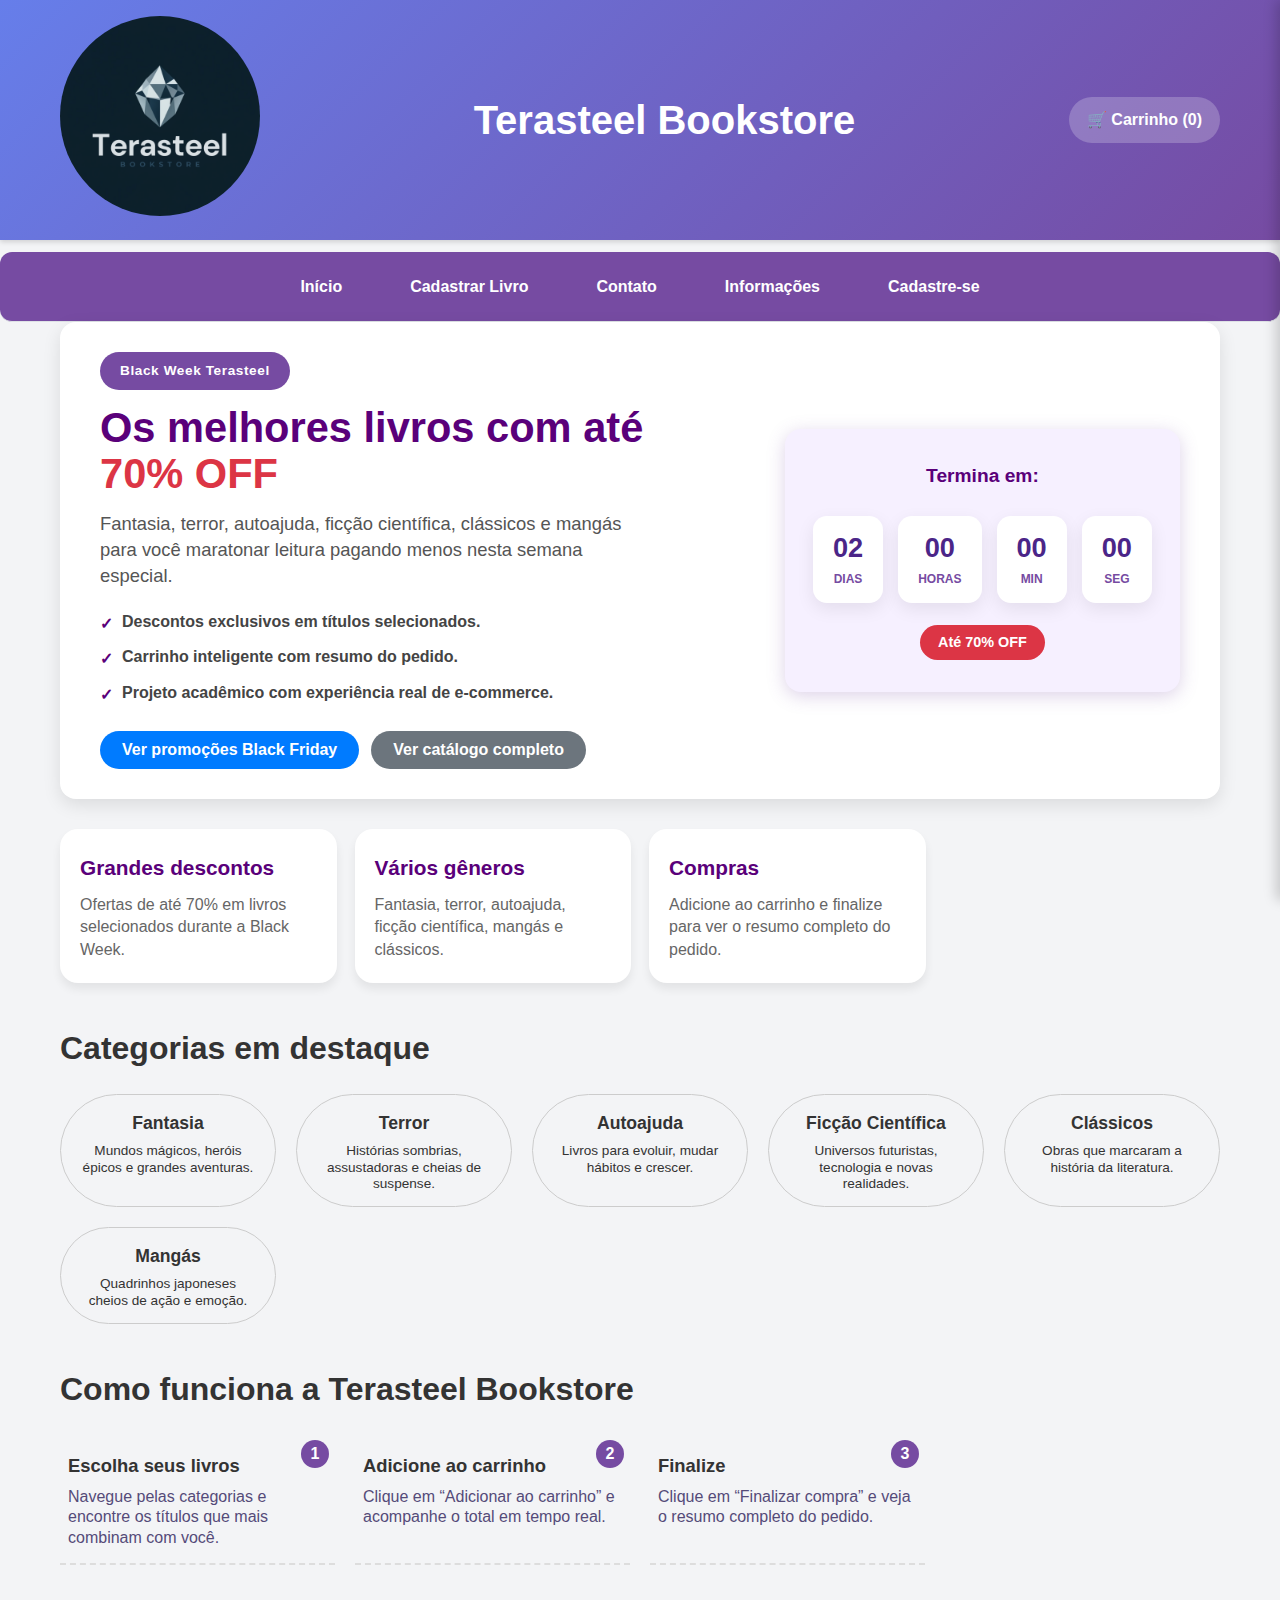
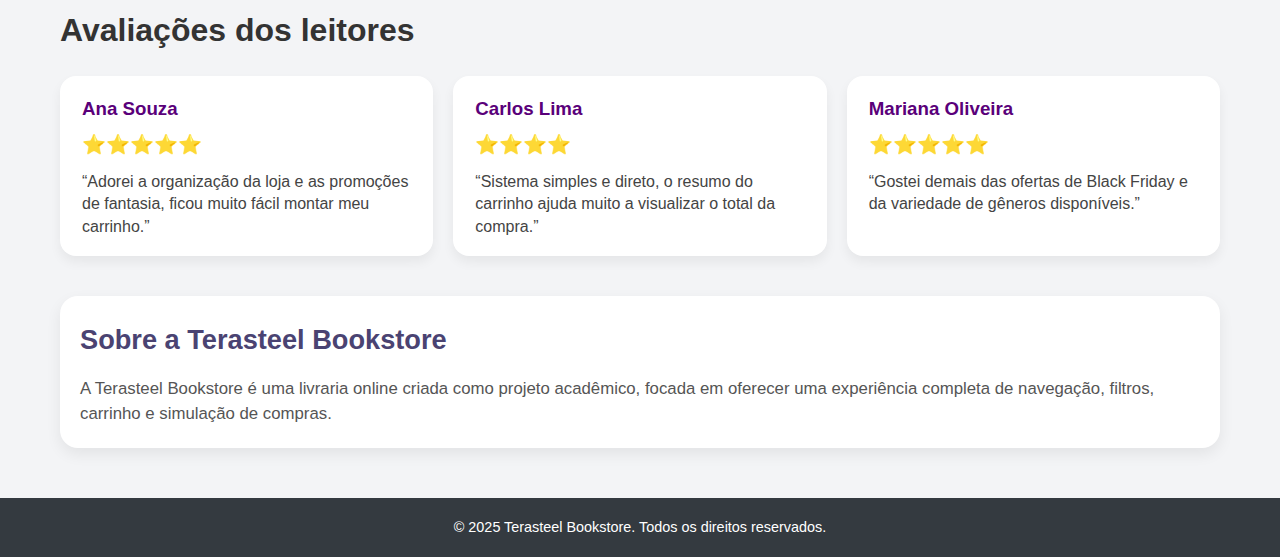
<file: frontend/index.html>
<!DOCTYPE html>
<html lang="pt-BR">
<head>
  <meta charset="UTF-8" />
  <meta name="viewport" content="width=device-width, initial-scale=1" />
  <title>Terasteel Bookstore</title>
  <link rel="stylesheet" href="styles.css" />
  <link rel="shortcut icon" href="./assets/logo.ico" type="image/x-icon" />
</head>
<body>
  <header>
    <div class="container header-content">
      <figure class="logo">
        <img src="./assets/logo.png" alt="Terasteel Bookstore" />
      </figure>
      <h1 id="title">Terasteel Bookstore</h1>
      <div class="cart-icon" onclick="toggleCart()">
        🛒 Carrinho (<span id="cart-count">0</span>)
      </div>
    </div>
  </header>

  <nav>
    <div class="container">
      <ul>
       <li><a href="index.html">Início</a></li>
      <li><a href="cadastro.html">Cadastrar Livro</a></li>
      <li><a href="contato.html">Contato</a></li>
      <li><a href="informacoes.html">Informações</a></li>
      <li><a href="cadastrarUsuario.html">Cadastre-se</a></li>



      </ul>
    </div>
  </nav>

  <main class="container">
    <section id="home" class="section active">
      <div class="hero">
        <div class="hero-content">
          <span class="hero-badge">Black Week Terasteel</span>
          <h2>
            Os melhores livros com até <span class="highlight">70% OFF</span>
          </h2>
          <p class="hero-subtitle">
            Fantasia, terror, autoajuda, ficção científica, clássicos e mangás para você maratonar leitura pagando menos nesta semana especial.
          </p>
          <ul class="hero-highlights">
            <li>Descontos exclusivos em títulos selecionados.</li>
            <li>Carrinho inteligente com resumo do pedido.</li>
            <li>Projeto acadêmico com experiência real de e-commerce.</li>
          </ul>
          <div class="hero-buttons">
            <button class="btn-primary" onclick="setPromoFilter(true); setCategoryFilter('todos'); showSection('books')">
              Ver promoções Black Friday
            </button>
            <button class="btn-secondary" onclick="setPromoFilter(false); setCategoryFilter('todos'); showSection('books')">
              Ver catálogo completo
            </button>
          </div>
        </div>
        <div class="hero-countdown">
          <p class="countdown-title">Termina em:</p>
          <div class="countdown-boxes">
            <div class="count-box">
              <span id="cd-days">00</span>
              <small>Dias</small>
            </div>
            <div class="count-box">
              <span id="cd-hours">00</span>
              <small>Horas</small>
            </div>
            <div class="count-box">
              <span id="cd-minutes">00</span>
              <small>Min</small>
            </div>
            <div class="count-box">
              <span id="cd-seconds">00</span>
              <small>Seg</small>
            </div>
          </div>
          <span class="countdown-badge">Até 70% OFF</span>
        </div>
      </div>

      <section class="benefits">
        <div class="benefit-card">
          <h3>Grandes descontos</h3>
          <p>Ofertas de até 70% em livros selecionados durante a Black Week.</p>
        </div>
        <div class="benefit-card">
          <h3>Vários gêneros</h3>
          <p>Fantasia, terror, autoajuda, ficção científica, mangás e clássicos.</p>
        </div>
        <div class="benefit-card">
          <h3>Compras</h3>
          <p>Adicione ao carrinho e finalize para ver o resumo completo do pedido.</p>
        </div>
      </section>

      <section class="categories-highlight">
        <h2>Categorias em destaque</h2>
        <div class="categories-grid">
          <article class="category-card" onclick="setCategoryFilter('Fantasia'); setPromoFilter(false); showSection('books')">
            <h3>Fantasia</h3>
            <p>Mundos mágicos, heróis épicos e grandes aventuras.</p>
          </article>
          <article class="category-card" onclick="setCategoryFilter('Terror'); setPromoFilter(false); showSection('books')">
            <h3>Terror</h3>
            <p>Histórias sombrias, assustadoras e cheias de suspense.</p>
          </article>
          <article class="category-card" onclick="setCategoryFilter('Autoajuda'); setPromoFilter(false); showSection('books')">
            <h3>Autoajuda</h3>
            <p>Livros para evoluir, mudar hábitos e crescer.</p>
          </article>
          <article class="category-card" onclick="setCategoryFilter('Ficção Científica'); setPromoFilter(false); showSection('books')">
            <h3>Ficção Científica</h3>
            <p>Universos futuristas, tecnologia e novas realidades.</p>
          </article>
          <article class="category-card" onclick="setCategoryFilter('Clássico'); setPromoFilter(false); showSection('books')">
            <h3>Clássicos</h3>
            <p>Obras que marcaram a história da literatura.</p>
          </article>
          <article class="category-card" onclick="setCategoryFilter('Mangá'); setPromoFilter(false); showSection('books')">
            <h3>Mangás</h3>
            <p>Quadrinhos japoneses cheios de ação e emoção.</p>
          </article>
        </div>
      </section>

      <section class="how-it-works">
        <h2>Como funciona a Terasteel Bookstore</h2>
        <div class="steps">
          <div class="step-card">
            <span class="step-number">1</span>
            <h3>Escolha seus livros</h3>
            <p>Navegue pelas categorias e encontre os títulos que mais combinam com você.</p>
          </div>
          <div class="step-card">
            <span class="step-number">2</span>
            <h3>Adicione ao carrinho</h3>
            <p>Clique em “Adicionar ao carrinho” e acompanhe o total em tempo real.</p>
          </div>
          <div class="step-card">
            <span class="step-number">3</span>
            <h3>Finalize</h3>
            <p>Clique em “Finalizar compra” e veja o resumo completo do pedido.</p>
          </div>
        </div>
      </section>

      <section class="reviews">
        <h2>Avaliações dos leitores</h2>
        <div class="reviews-grid">
          <article class="review-card">
            <h3 class="review-name">Ana Souza</h3>
            <p class="review-stars">⭐⭐⭐⭐⭐</p>
            <p class="review-text">“Adorei a organização da loja e as promoções de fantasia, ficou muito fácil montar meu carrinho.”</p>
          </article>
          <article class="review-card">
            <h3 class="review-name">Carlos Lima</h3>
            <p class="review-stars">⭐⭐⭐⭐</p>
            <p class="review-text">“Sistema simples e direto, o resumo do carrinho ajuda muito a visualizar o total da compra.”</p>
          </article>
          <article class="review-card">
            <h3 class="review-name">Mariana Oliveira</h3>
            <p class="review-stars">⭐⭐⭐⭐⭐</p>
            <p class="review-text">“Gostei demais das ofertas de Black Friday e da variedade de gêneros disponíveis.”</p>
          </article>
        </div>
      </section>

      <section class="about-mini">
        <h2>Sobre a Terasteel Bookstore</h2>
        <p>
          A Terasteel Bookstore é uma livraria online criada como projeto acadêmico,
          focada em oferecer uma experiência completa de navegação, filtros, carrinho e simulação de compras.
        </p>
      </section>
    </section>

    <section id="books" class="section">
      <h2>Catálogo de Livros</h2>
      <div class="filters">
        <div class="search-bar">
          <input
            type="text"
            id="search-input"
            placeholder="Buscar por título, autor ou categoria..."
            oninput="searchBooks(this.value)"
          />
        </div>
        <div class="filter-group">
          <span class="filter-label">Categorias:</span>
          <button class="btn-primary" onclick="setCategoryFilter('todos'); setPromoFilter(false);">Todos</button>
          <button class="btn-primary" onclick="setCategoryFilter('Fantasia'); setPromoFilter(false);">Fantasia</button>
          <button class="btn-primary" onclick="setCategoryFilter('Terror'); setPromoFilter(false);">Terror</button>
          <button class="btn-primary" onclick="setCategoryFilter('Autoajuda'); setPromoFilter(false);">Autoajuda</button>
          <button class="btn-primary" onclick="setCategoryFilter('Ficção Científica'); setPromoFilter(false);">Ficção Científica</button>
          <button class="btn-primary" onclick="setCategoryFilter('Clássico'); setPromoFilter(false);">Clássicos</button>
          <button class="btn-primary" onclick="setCategoryFilter('Mangá'); setPromoFilter(false);">Mangás</button>
        </div>
      </div>
      <div id="books-grid" class="books-grid"></div>
    </section>
  </main>

  <div id="cart" class="cart-sidebar">
    <div class="cart-header">
      <h3>Carrinho de Compras</h3>
      <button onclick="toggleCart()" class="close-btn">×</button>
    </div>
    <div id="cart-items" class="cart-items"></div>
    <div class="cart-footer">
      <div class="cart-total">Total: R$ <span id="cart-total">0.00</span></div>
      <button onclick="checkout()" class="btn-primary">Finalizar compra</button>
      <p class="cart-disclaimer">Pagamento simulado para fins de projeto acadêmico.</p>
    </div>
  </div>

  <footer>
    <div class="container">
      <p>&copy; 2025 Terasteel Bookstore. Todos os direitos reservados.</p>
    </div>
  </footer>

  <script src="script.js"></script>

  <script>
    const targetDate = new Date();
    targetDate.setDate(targetDate.getDate() + 2);

    function updateCountdown() {
      const now = new Date().getTime();
      const distance = targetDate.getTime() - now;

      const days = Math.floor(distance / (1000 * 60 * 60 * 24));
      const hours = Math.floor((distance % (1000 * 60 * 60 * 24)) / (1000 * 60 * 60));
      const minutes = Math.floor((distance % (1000 * 60 * 60)) / (1000 * 60));
      const seconds = Math.floor((distance % (1000 * 60)) / 1000);

      const dEl = document.getElementById("cd-days");
      const hEl = document.getElementById("cd-hours");
      const mEl = document.getElementById("cd-minutes");
      const sEl = document.getElementById("cd-seconds");

      if (dEl && hEl && mEl && sEl) {
        if (distance > 0) {
          dEl.textContent = String(days).padStart(2, "0");
          hEl.textContent = String(hours).padStart(2, "0");
          mEl.textContent = String(minutes).padStart(2, "0");
          sEl.textContent = String(seconds).padStart(2, "0");
        } else {
          dEl.textContent = "00";
          hEl.textContent = "00";
          mEl.textContent = "00";
          sEl.textContent = "00";
        }
      }
    }
    setInterval(updateCountdown, 1000);
    updateCountdown();
  </script>
</body>
</html>
</file>
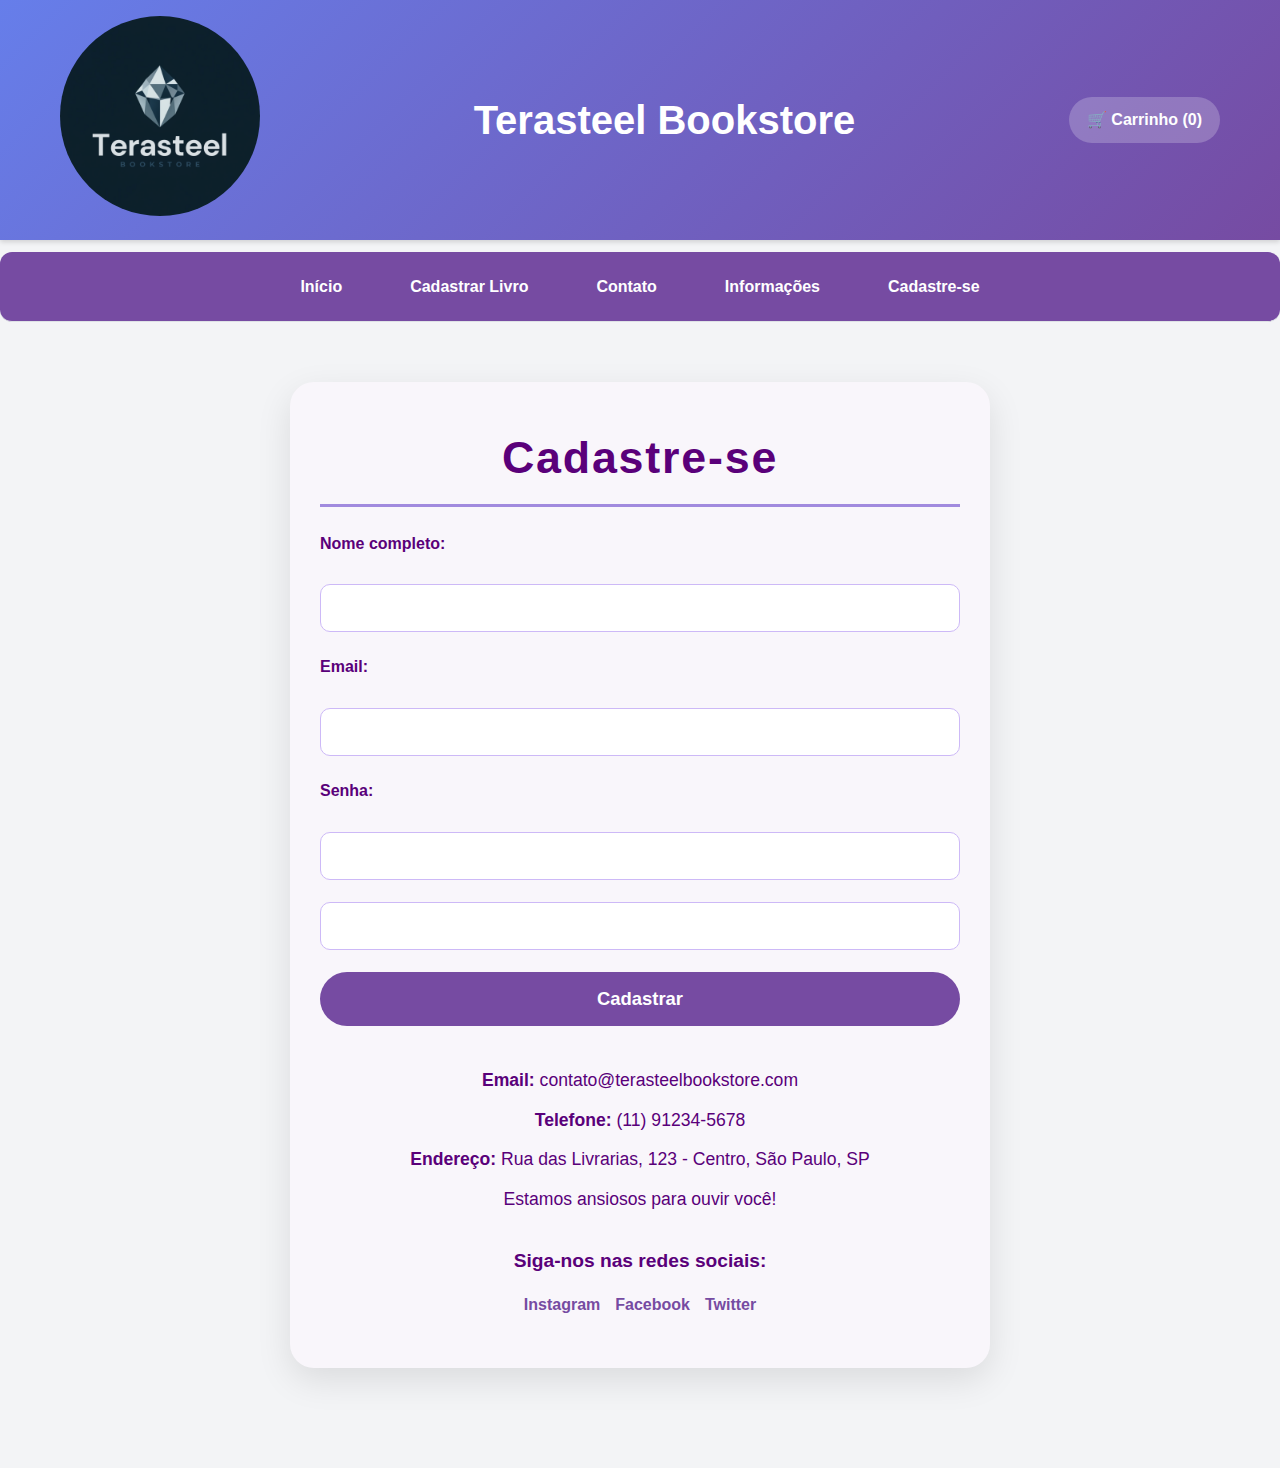
<file: frontend/cadastrarUsuario.html>
<!DOCTYPE html>
<html lang="pt-BR">
<head>
  <meta charset="UTF-8" />
  <meta name="viewport" content="width=device-width, initial-scale=1" />
  <title>Contato - Terasteel Bookstore</title>
  <link rel="stylesheet" href="styles.css" />
  <link rel="shortcut icon" href="./assets/logo.ico" type="image/x-icon" />
</head>
<body>
  <header>
    <div class="container header-content">
      <figure class="logo">
        <a href="index.html"><img src="./assets/logo.png" alt="Terasteel Bookstore" /></a>
      </figure>
      <h1 id="title">Terasteel Bookstore</h1>
      <div class="cart-icon" onclick="toggleCart()">
        🛒 Carrinho (<span id="cart-count">0</span>)
      </div>
    </div>
  </header>

  <nav>
    <div class="container">
      <ul>
        <li><a href="index.html">Início</a></li>
        <li><a href="cadastro.html">Cadastrar Livro</a></li>
        <li><a href="contato.html">Contato</a></li>
        <li><a href="informacoes.html">Informações</a></li>
        <li><a href="cadastrarUsuario.html">Cadastre-se</a></li>

      </ul>
    </div>
  </nav>

  <main class="container">
    <section class="section active contato-section">
      <h2>Cadastre-se</h2>

      <form id="form-contato" class="contato-form">
        <label for="nome">Nome completo:</label>
        <input type="text" id="nome" name="nome" required />

        <label for="email">Email:</label>
        <input type="email" id="email" name="email" required />

        <label for="senha">Senha:</label>
        <input type="password" id="senha" name="senha" required />
        <input type="password" id="confirmarSenha" name="confirmarSenha" required />


        <button type="submit" class="btn-primary btn-large">Cadastrar</button>
      </form>

      <div id="mensagem-sucesso" style="display:none; margin-top: 20px; color: green; font-weight: 700;">
        Cadastro realizado com sucesso.
      </div>

      <div class="contato-info" style="margin-top:40px; font-size:1.1rem; color:#5a007a;">
        <p><strong>Email:</strong> contato@terasteelbookstore.com</p>
        <p><strong>Telefone:</strong> (11) 91234-5678</p>
        <p><strong>Endereço:</strong> Rua das Livrarias, 123 - Centro, São Paulo, SP</p>
        <p>Estamos ansiosos para ouvir você!</p>
      </div>

      <div class="redes-sociais" style="margin-top:30px;">
        <p>Siga-nos nas redes sociais:</p>
        <ul style="list-style:none; padding:0; display:flex; gap:15px;">
          <li><a href="#" title="Instagram" aria-label="Instagram">Instagram</a></li>
          <li><a href="#" title="Facebook" aria-label="Facebook">Facebook</a></li>
          <li><a href="#" title="Twitter" aria-label="Twitter">Twitter</a></li>
        </ul>
      </div>
    </section>
  </main>

  <script>
    document.getElementById('form-contato').addEventListener('submit', function(e) {
      e.preventDefault();
      this.style.display = 'none';
      document.getElementById('mensagem-sucesso').style.display = 'block';
    });
  </script>
<script>
document.getElementById("cadastroForm").addEventListener("submit", async (e) => {
  e.preventDefault();
  const dados = {
    nome: e.target.nome.value,
    email: e.target.email.value,
    senha: e.target.senha.value,
  };

  const resposta = await fetch("http://localhost:3000/api/cadastro", {
    method: "POST",
    headers: { "Content-Type": "application/json" },
    body: JSON.stringify(dados),
  });

  const resultado = await resposta.json();
  alert(resultado.mensagem);
});
</script>
</body>
</html>
</file>
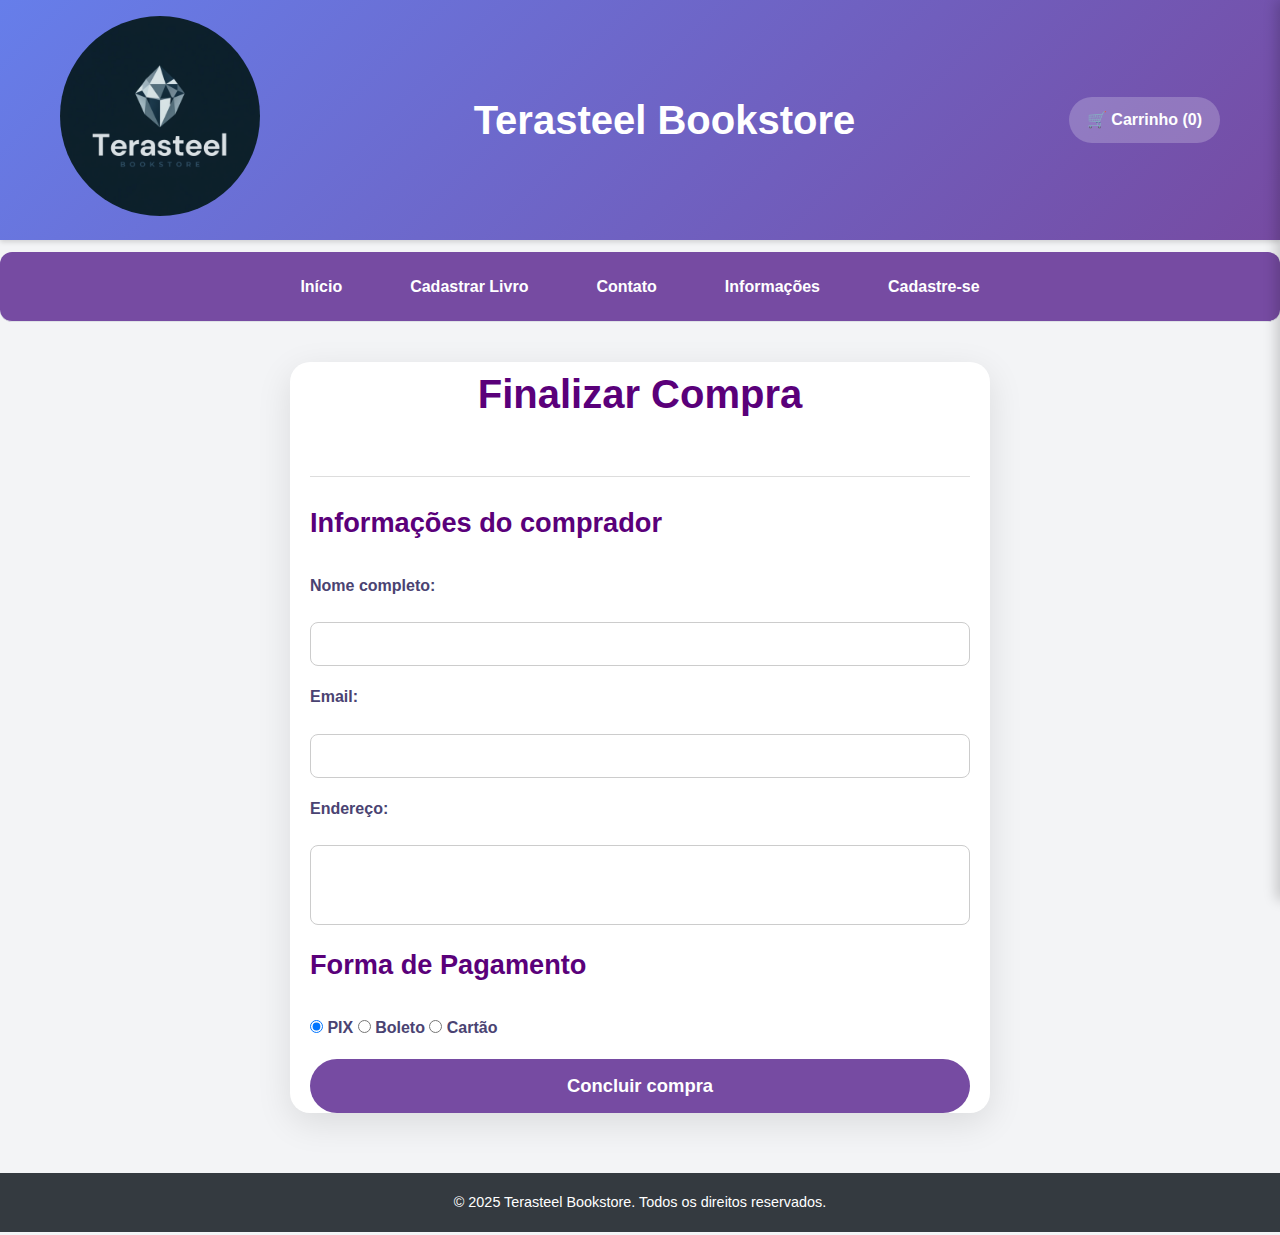
<file: frontend/checkout.html>
<!DOCTYPE html>
<html lang="pt-BR">
<head>
  <meta charset="UTF-8" />
  <meta name="viewport" content="width=device-width, initial-scale=1" />
  <title>Finalizar Compra - Terasteel Bookstore</title>
  <link rel="stylesheet" href="styles.css" />
  <link rel="shortcut icon" href="./assets/logo.ico" type="image/x-icon" />
</head>
<body>
  <header>
    <div class="container header-content">
      <figure class="logo">
        <a href="index.html"><img src="./assets/logo.png" alt="Terasteel Bookstore" /></a>
      </figure>
      <h1 id="title">Terasteel Bookstore</h1>
      <div class="cart-icon" onclick="toggleCart()">
        🛒 Carrinho (<span id="cart-count">0</span>)
      </div>
    </div>
  </header>

  <nav>
    <div class="container">
      <ul>
       <li><a href="index.html">Início</a></li>
       <li><a href="cadastro.html">Cadastrar Livro</a></li>
        <li><a href="contato.html">Contato</a></li>
        <li><a href="informacoes.html">Informações</a></li>
        <li><a href="cadastrarUsuario.html">Cadastre-se</a></li>

      </ul>
    </div>
  </nav>

  <main class="container">
    <section id="checkout-section">
      <h2>Finalizar Compra</h2>

      <div id="checkout-summary" class="checkout-summary">
        <!-- Resumo do pedido vai aparecer aqui -->
      </div>

        <form id="checkout-form" class="checkout-form">
        <h3>Informações do comprador</h3>
        <label for="name">Nome completo:</label>
        <input type="text" id="name" name="name" required />

        <label for="email">Email:</label>
        <input type="email" id="email" name="email" required />

        <label for="address">Endereço:</label>
        <textarea id="address" name="address" rows="3" required></textarea>

         <h3>Forma de Pagamento</h3>
        <div class="payment-options">
          <label>
            <input type="radio" name="payment" value="pix" checked />
            PIX
          </label>
          <label>
            <input type="radio" name="payment" value="boleto" />
            Boleto
          </label>
          <label>
            <input type="radio" name="payment" value="cartao" />
            Cartão
          </label>
        </div>

        <button type="submit" class="btn-primary btn-large">Concluir compra</button>
      </form>

      <div id="confirmation-message" class="confirmation-message" style="display:none;">
        <h3>🎉 Obrigado pela sua compra! 🎉</h3>
        <p>Seu pedido foi registrado com sucesso.</p>
        <a href="index.html#home" class="btn-secondary">Voltar para a loja</a>
      </div>
    </section>
  </main>

  <!-- Carrinho sidebar reutilizado -->
  <div id="cart" class="cart-sidebar">
    <div class="cart-header">
      <h3>Carrinho de Compras</h3>
      <button onclick="toggleCart()" class="close-btn">×</button>
    </div>
    <div id="cart-items" class="cart-items"></div>
    <div class="cart-footer">
      <div class="cart-total">Total: R$ <span id="cart-total">0.00</span></div>
      <button onclick="checkoutRedirect()" class="btn-primary">Finalizar compra (simulação)</button>
      <p class="cart-disclaimer">Pagamento simulado para fins de projeto acadêmico.</p>
    </div>
  </div>

  <footer>
    <div class="container">
      <p>&copy; 2025 Terasteel Bookstore. Todos os direitos reservados.</p>
    </div>
  </footer>

  <script src="script.js"></script>
  <script src="checkout.js"></script>
</body>
</html>
</file>
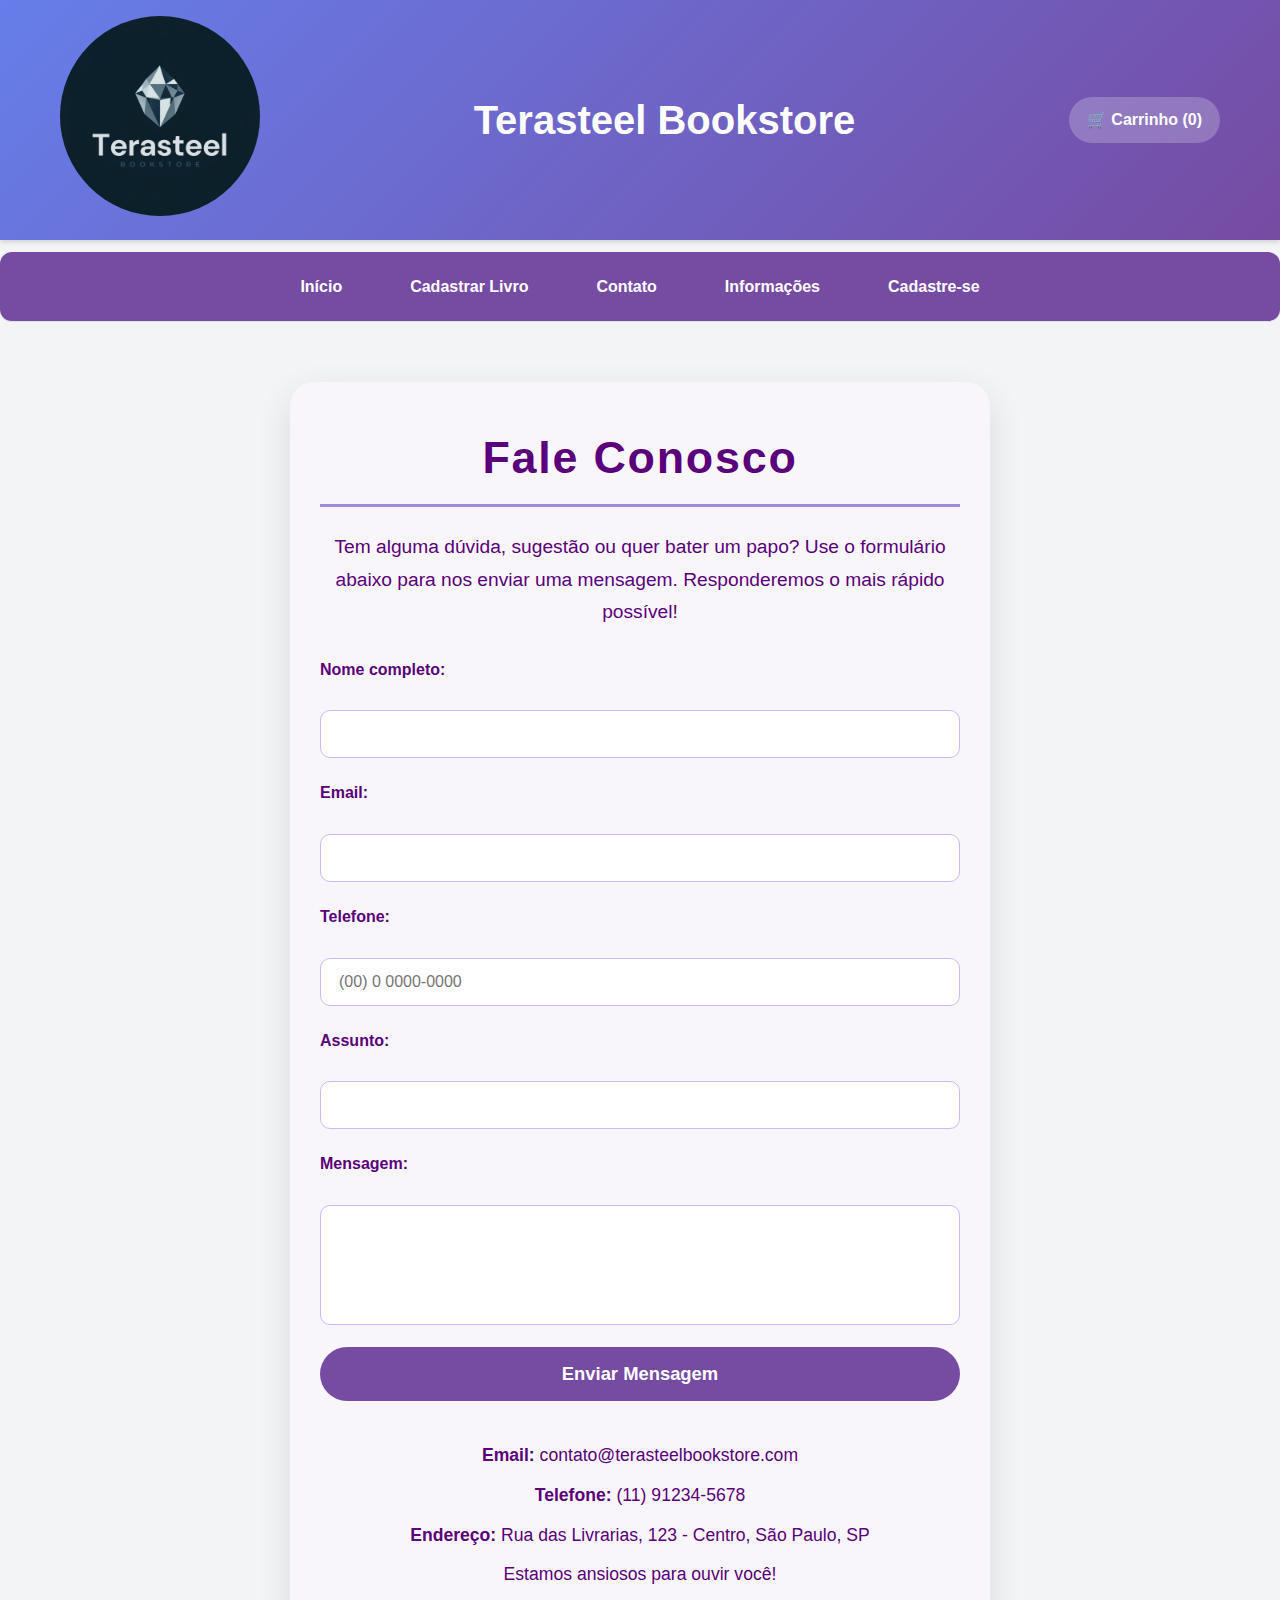
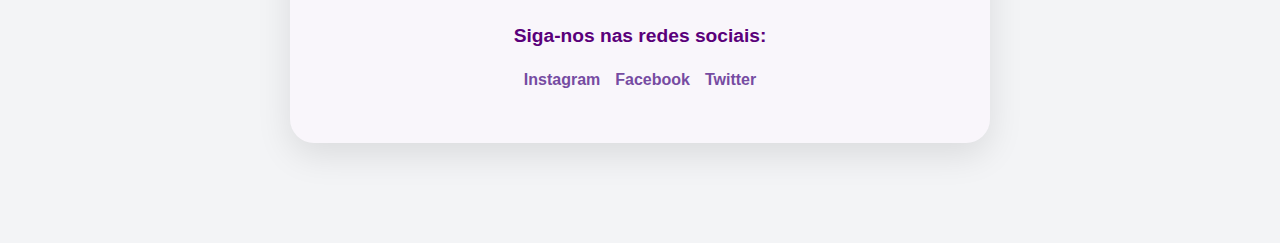
<file: frontend/contato.html>
<!DOCTYPE html>
<html lang="pt-BR">
<head>
  <meta charset="UTF-8" />
  <meta name="viewport" content="width=device-width, initial-scale=1" />
  <title>Contato - Terasteel Bookstore</title>
  <link rel="stylesheet" href="styles.css" />
  <link rel="shortcut icon" href="./assets/logo.ico" type="image/x-icon" />
</head>
<body>
  <header>
    <div class="container header-content">
      <figure class="logo">
        <a href="index.html"><img src="./assets/logo.png" alt="Terasteel Bookstore" /></a>
      </figure>
      <h1 id="title">Terasteel Bookstore</h1>
      <div class="cart-icon" onclick="toggleCart()">
        🛒 Carrinho (<span id="cart-count">0</span>)
      </div>
    </div>
  </header>

  <nav>
    <div class="container">
      <ul>
        <li><a href="index.html">Início</a></li>
        <li><a href="cadastro.html">Cadastrar Livro</a></li>
        <li><a href="contato.html">Contato</a></li>
        <li><a href="informacoes.html">Informações</a></li>
        <li><a href="cadastrarUsuario.html">Cadastre-se</a></li>

      </ul>
    </div>
  </nav>

  <main class="container">
    <section class="section active contato-section">
      <h2>Fale Conosco</h2>
      <p>Tem alguma dúvida, sugestão ou quer bater um papo? Use o formulário abaixo para nos enviar uma mensagem. Responderemos o mais rápido possível!</p>

      <form id="form-contato" class="contato-form">
        <label for="nome">Nome completo:</label>
        <input type="text" id="nome" name="nome" required />

        <label for="email">Email:</label>
        <input type="email" id="email" name="email" required />

        <label for="telefone">Telefone:</label>
        <input type="tel" id="telefone" name="telefone" placeholder="(00) 0 0000-0000" pattern="\(\d{2}\) \d \d{4}-\d{4}" />

        <label for="assunto">Assunto:</label>
        <input type="text" id="assunto" name="assunto" required />

        <label for="mensagem">Mensagem:</label>
        <textarea id="mensagem" name="mensagem" rows="5" required></textarea>

        <button type="submit" class="btn-primary btn-large">Enviar Mensagem</button>
      </form>

      <div id="mensagem-sucesso" style="display:none; margin-top: 20px; color: green; font-weight: 700;">
        Obrigado pela sua mensagem! Entraremos em contato em breve.
      </div>

      <div class="contato-info" style="margin-top:40px; font-size:1.1rem; color:#5a007a;">
        <p><strong>Email:</strong> contato@terasteelbookstore.com</p>
        <p><strong>Telefone:</strong> (11) 91234-5678</p>
        <p><strong>Endereço:</strong> Rua das Livrarias, 123 - Centro, São Paulo, SP</p>
        <p>Estamos ansiosos para ouvir você!</p>
      </div>

      <div class="redes-sociais" style="margin-top:30px;">
        <p>Siga-nos nas redes sociais:</p>
        <ul style="list-style:none; padding:0; display:flex; gap:15px;">
          <li><a href="#" title="Instagram" aria-label="Instagram">Instagram</a></li>
          <li><a href="#" title="Facebook" aria-label="Facebook">Facebook</a></li>
          <li><a href="#" title="Twitter" aria-label="Twitter">Twitter</a></li>
        </ul>
      </div>
    </section>
  </main>

  <script>
    document.getElementById('form-contato').addEventListener('submit', function(e) {
      e.preventDefault();
      this.style.display = 'none';
      document.getElementById('mensagem-sucesso').style.display = 'block';
    });
  </script>
</body>
</html>
</file>
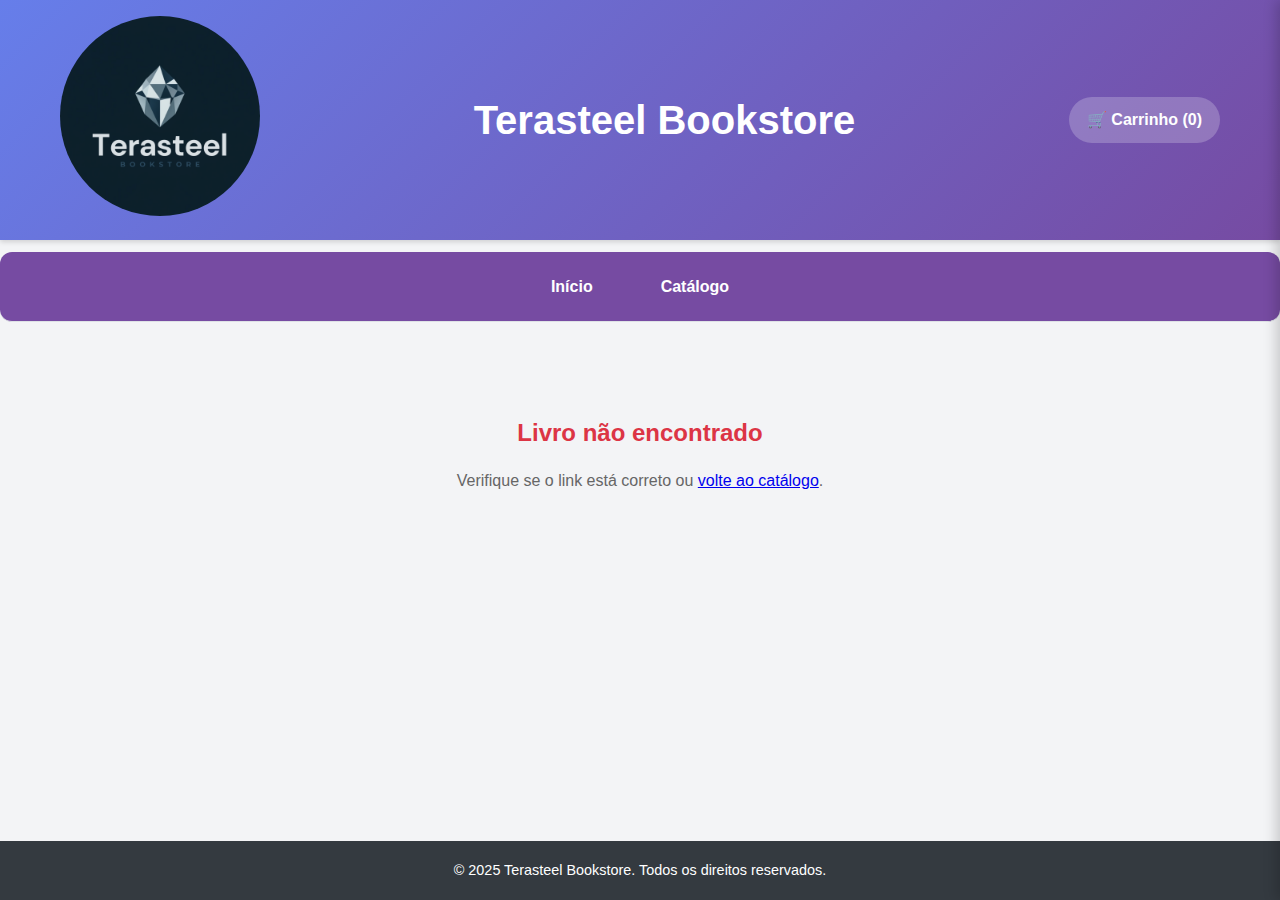
<file: frontend/detalhe.html>
<!DOCTYPE html>
<html lang="pt-BR">
<head>
  <meta charset="UTF-8">
  <meta name="viewport" content="width=device-width, initial-scale=1.0">
  <title>Detalhes do Livro - Terasteel Bookstore</title>
  <link rel="stylesheet" href="styles.css">
  <link rel="shortcut icon" href="./assets/logo.ico" type="image/x-icon">
</head>
<body>
  <header>
    <div class="container header-content">
      <figure class="logo">
        <a href="index.html"><img src="./assets/logo.png" alt="Terasteel Bookstore"></a>
      </figure>
      <h1 id="title">Terasteel Bookstore</h1>
      <div class="cart-icon" onclick="toggleCart()">
        🛒 Carrinho (<span id="cart-count">0</span>)
      </div>
    </div>
  </header>

  <nav>
    <div class="container">
      <ul>
        <li><a href="index.html#home" onclick="showSection('home')">Início</a></li>
        <li><a href="index.html#books" onclick="showSection('books')">Catálogo</a></li>
      </ul>
    </div>
  </nav>

  <main class="container">
    <section id="book-details" class="book-details-section">
      <!-- Conteúdo carregado via JavaScript -->
    </section>
  </main>

  <!-- CARRINHO SIDEBAR (igual ao index) -->
  <div id="cart" class="cart-sidebar">
    <div class="cart-header">
      <h3>Carrinho de Compras</h3>
      <button onclick="toggleCart()" class="close-btn">×</button>
    </div>
    <div id="cart-items" class="cart-items"></div>
    <div class="cart-footer">
      <div class="cart-total">Total: R$ <span id="cart-total">0.00</span></div>
      <button onclick="checkout()" class="btn-primary">Finalizar compra (simulação)</button>
      <p class="cart-disclaimer">Pagamento simulado para fins de projeto acadêmico.</p>
    </div>
  </div>

  <footer>
    <div class="container">
      <p>&copy; 2025 Terasteel Bookstore. Todos os direitos reservados.</p>
    </div>
  </footer>

  <script src="script.js"></script>
  <script src="detalhe.js"></script>
</body>
</html>
</file>
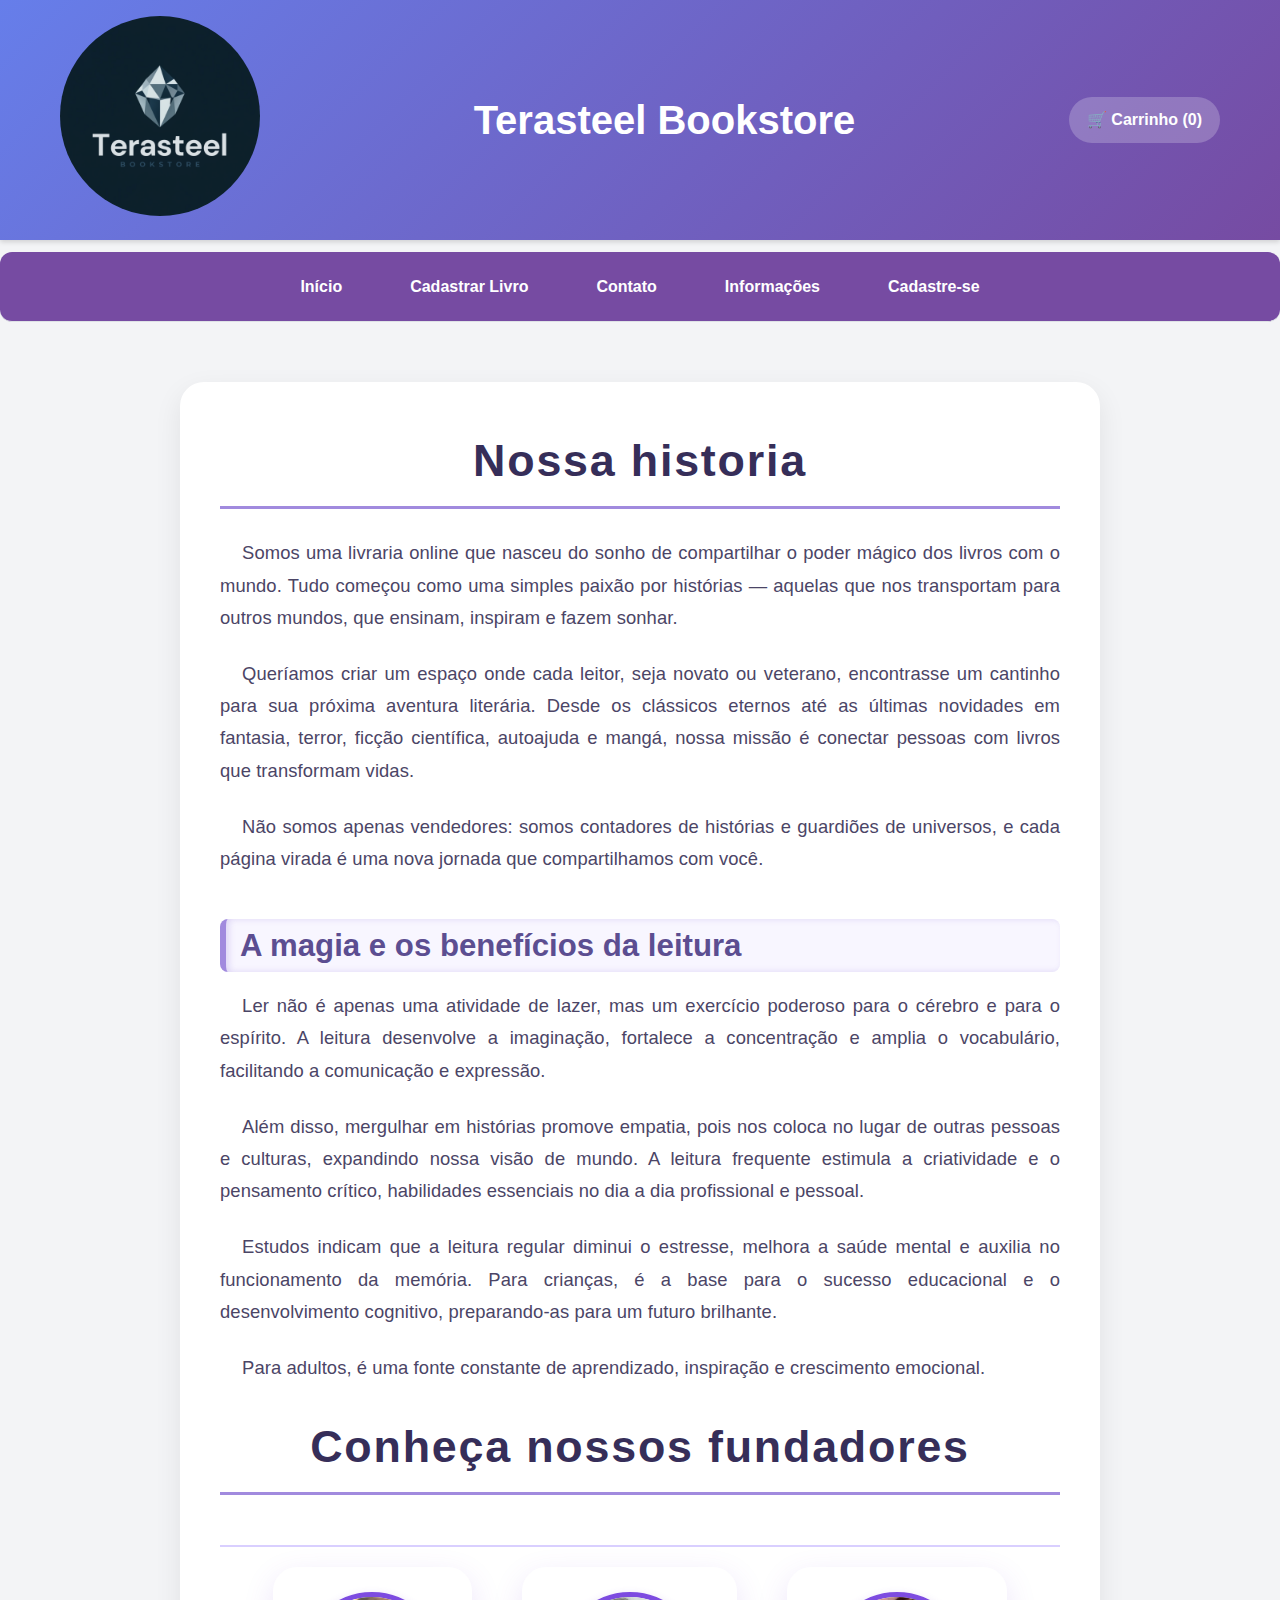
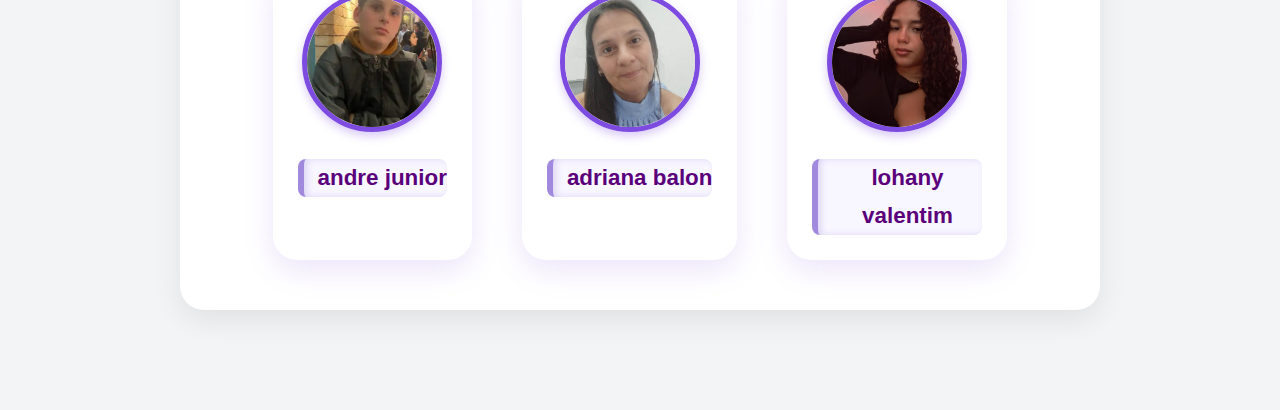
<file: frontend/informacoes.html>
<!DOCTYPE html>
<html lang="pt-BR">
<head>
  <meta charset="UTF-8" />
  <meta name="viewport" content="width=device-width, initial-scale=1" />
  <title>Informações - Terasteel Bookstore</title>
  <link rel="stylesheet" href="styles.css" />
  <link rel="shortcut icon" href="./assets/logo.ico" type="image/x-icon" />
</head>
<body>
  <header>
    <div class="container header-content">
      <figure class="logo">
        <a href="index.html"><img src="./assets/logo.png" alt="Terasteel Bookstore" /></a>
      </figure>
      <h1 id="title">Terasteel Bookstore</h1>
      <div class="cart-icon" onclick="toggleCart()">
        🛒 Carrinho (<span id="cart-count">0</span>)
      </div>
    </div>
  </header>

  <nav>
    <div class="container">
      <ul>
         <li><a href="index.html">Início</a></li>
         <li><a href="cadastro.html">Cadastrar Livro</a></li>
         <li><a href="contato.html">Contato</a></li>
          <li><a href="informacoes.html">Informações</a></li>
          <li><a href="cadastrarUsuario.html">Cadastre-se</a></li>

      </ul>
    </div>
  </nav>

  <main class="container">
  <section class="info-section">

      <h2>Nossa historia</h2>

      <article>
        <p>Somos uma livraria online que nasceu do sonho de compartilhar o poder mágico dos livros com o mundo. Tudo começou como uma simples paixão por histórias — aquelas que nos transportam para outros mundos, que ensinam, inspiram e fazem sonhar.</p>
        <p>Queríamos criar um espaço onde cada leitor, seja novato ou veterano, encontrasse um cantinho para sua próxima aventura literária. Desde os clássicos eternos até as últimas novidades em fantasia, terror, ficção científica, autoajuda e mangá, nossa missão é conectar pessoas com livros que transformam vidas.</p>
        <p>Não somos apenas vendedores: somos contadores de histórias e guardiões de universos, e cada página virada é uma nova jornada que compartilhamos com você.</p>
      </article>

      <article>
        <h3>A magia e os benefícios da leitura</h3>
        <p>Ler não é apenas uma atividade de lazer, mas um exercício poderoso para o cérebro e para o espírito. A leitura desenvolve a imaginação, fortalece a concentração e amplia o vocabulário, facilitando a comunicação e expressão.</p>
        <p>Além disso, mergulhar em histórias promove empatia, pois nos coloca no lugar de outras pessoas e culturas, expandindo nossa visão de mundo. A leitura frequente estimula a criatividade e o pensamento crítico, habilidades essenciais no dia a dia profissional e pessoal.</p>
        <p>Estudos indicam que a leitura regular diminui o estresse, melhora a saúde mental e auxilia no funcionamento da memória. Para crianças, é a base para o sucesso educacional e o desenvolvimento cognitivo, preparando-as para um futuro brilhante.</p>
        <p>Para adultos, é uma fonte constante de aprendizado, inspiração e crescimento emocional.</p>
      </article>

      <h2>Conheça nossos fundadores</h2>
      <div class="team-grid">
        <div class="team-member">
          <img src="./assets/foto_andre.png" alt="andre junior" class="team-photo" />
          <h3>andre junior</h3>
        </div>
        <div class="team-member">
          <img src="./assets/foto_dri.jpeg" alt="adriana balon" class="team-photo" />
          <h3>adriana balon</h3>
        </div>
        <div class="team-member">
          <img src="./assets/foto_lohany.jpeg" alt="lohany valentim" class="team-photo" />
          <h3>lohany valentim</h3>
        </div>
      </div>
    </section>
  </main>

  <script src="script.js"></script>
</body>
</html>
</file>
<file: frontend/styles.css>
/* RESET E BASE */
* {
  margin: 0;
  padding: 0;
  box-sizing: border-box;
}

body {
  font-family: 'Segoe UI', Tahoma, Geneva, Verdana, sans-serif;
  line-height: 1.6;
  color: #333;
  background-color: #f3f4f6;
  min-height: 100vh;
  display: flex;
  flex-direction: column;
}

/* CONTAINER */
.container {
  max-width: 1200px;
  margin: 0 auto;
  padding: 0 20px;
  width: 100%;
}

/* HEADER */
header {
  background: linear-gradient(135deg, #667eea 0%, #764ba2 100%);
  color: white;
  padding: 1rem 0;
  box-shadow: 0 2px 5px rgba(0,0,0,0.15);
}

.header-content {
  display: flex;
  justify-content: space-between;
  align-items: center;
}

.logo img {
  width: 200px;
  height: 200px;
  border-radius: 50%;
  object-fit: cover;
}

h1#title {
  font-family: 'Poppins', sans-serif;
  font-size: 2.5rem;
}

/* CART ICON */
.cart-icon {
  cursor: pointer;
  padding: 10px 18px;
  background: rgba(255,255,255,0.22);
  border-radius: 25px;
  transition: background 0.3s;
  font-weight: 600;
  user-select: none;
}

.cart-icon:hover {
  background: rgba(255,255,255,0.4);
}

/* NAV */
nav {
  background: #f8f9fa;
  border-bottom: 1px solid #dee2e6;
}

nav ul {
  list-style: none;
  display: flex;
  justify-content: center;
}

nav li {
  margin: 0 0.5rem;
}

nav a {
  display: block;
  padding: 14px 20px;
  color: #495057;
  text-decoration: none;
  font-weight: 600;
  border-radius: 5px;
  transition: background 0.3s, color 0.3s;
}

nav a:hover {
  background: #e9ecef;
  color: #007bff;
}

/* MAIN E SEÇÕES */
main {
  flex-grow: 1;
  padding: 2rem 0;
}

.section {
  display: none;
}

.section.active {
  display: block;
}

/* BOTÕES */
.btn-primary,
.btn-secondary,
.btn-success,
.btn-danger {
  cursor: pointer;
  border: none;
  border-radius: 999px;
  padding: 10px 22px;
  font-size: 1rem;
  font-weight: 600;
  transition: background 0.25s ease, transform 0.1s ease, box-shadow 0.2s;
  color: #fff;
  user-select: none;
}

.btn-primary {
  background: #007bff;
}

.btn-primary:hover {
  background: #0056b3;
  transform: translateY(-1px);
  box-shadow: 0 4px 10px rgba(0, 0, 0, 0.12);
}

.btn-secondary {
  background: #6c757d;
}

.btn-secondary:hover {
  background: #545b62;
  transform: translateY(-1px);
  box-shadow: 0 4px 10px rgba(0, 0, 0, 0.12);
}

button:focus-visible {
  outline: 3px solid #764ba2;
  outline-offset: 2px;
}

/* HERO */
.hero {
  background: #fff;
  border-radius: 16px;
  padding: 30px 40px;
  margin-bottom: 30px;
  display: flex;
  justify-content: space-between;
  align-items: center;
  box-shadow: 0 6px 18px rgba(0, 0, 0, 0.1);
  gap: 40px;
}

.hero-content {
  max-width: 600px;
}

.hero-badge {
  background-color: #764ba2;
  color: #fff;
  font-weight: 700;
  border-radius: 50px;
  padding: 8px 20px;
  font-size: 0.85rem;
  margin-bottom: 15px;
  display: inline-block;
  letter-spacing: 0.6px;
}

.hero h2 {
  font-size: 2.6rem;
  margin-bottom: 15px;
  line-height: 1.1;
  color: #5a007a;
}

.highlight {
  color: #dc3545;
  font-weight: 900;
}

.hero-subtitle {
  margin-bottom: 20px;
  font-size: 1.15rem;
  color: #555;
  line-height: 1.4;
  max-width: 550px;
}

.hero-highlights {
  list-style: none;
  margin-bottom: 25px;
}

.hero-highlights li {
  margin-bottom: 10px;
  padding-left: 22px;
  position: relative;
  font-weight: 600;
  color: #444;
}

.hero-highlights li::before {
  content: "✓";
  position: absolute;
  left: 0;
  top: 2px;
  color: #5a007a;
  font-weight: bold;
}

.hero-buttons {
  display: flex;
  gap: 12px;
  flex-wrap: wrap;
}

.hero-countdown {
  background: #f6f0ff;
  padding: 32px 28px;
  box-shadow: 0 4px 18px rgba(118, 75, 162, 0.25);
  border-radius: 16px;
  text-align: center;
  min-width: 220px;
  display: flex;
  flex-direction: column;
  gap: 12px;
  color: #5a007a;
  font-weight: 700;
}

.countdown-title {
  font-size: 1.2rem;
  margin-bottom: 12px;
}

.countdown-boxes {
  display: flex;
  justify-content: center;
  gap: 15px;
}

.count-box {
  background: #fff;
  border-radius: 14px;
  padding: 16px 20px;
  min-width: 50px;
  box-shadow: 0 6px 18px rgba(0, 0, 0, 0.08);
  color: #4b2588;
  font-size: 1.7rem;
  font-weight: 700;
  line-height: 1.2;
}

.count-box small {
  font-size: 0.75rem;
  font-weight: 600;
  color: #764ba2;
  text-transform: uppercase;
  display: block;
  margin-top: 8px;
}

.countdown-badge {
  background-color: #dc3545;
  color: white;
  border-radius: 20px;
  padding: 6px 18px;
  font-weight: 700;
  font-size: 0.9rem;
  margin-top: 10px;
  align-self: center;
}

/* BENEFÍCIOS */
.benefits {
  display: grid;
  grid-template-columns: repeat(auto-fill, minmax(220px, 1fr));
  gap: 18px;
  margin-bottom: 40px;
}

.benefit-card {
  background: #fff;
  padding: 22px 20px;
  border-radius: 18px;
  box-shadow: 0 6px 10px rgba(0, 0, 0, 0.07);
  transition: box-shadow 0.3s ease;
}

.benefit-card:hover {
  box-shadow: 0 12px 25px rgba(118, 75, 162, 0.3);
}

.benefit-card h3 {
  font-size: 1.3rem;
  margin-bottom: 10px;
  color: #5a007a;
}

.benefit-card p {
  font-size: 1rem;
  color: #666;
  line-height: 1.4;
}

/* CATEGORIAS EM DESTAQUE */
.categories-highlight {
  margin-bottom: 40px;
}

.categories-highlight h2 {
  font-size: 2rem;
  margin-bottom: 20px;
}

.categories-grid {
  display: grid;
  grid-template-columns: repeat(auto-fill, minmax(190px, 1fr));
  gap: 20px;
}

.category-card {
  background: transparent;
  padding: 14px 18px;
  border-radius: 999px;
  border: 1.8px solid #ccc;
  cursor: pointer;
  text-align: center;
  box-shadow: none;
  transition: all 0.25s ease;
}

.category-card:hover {
  border-color: #5a007a;
  background: #764ba2;
  color: white;
  box-shadow: 0 6px 15px rgba(118, 75, 162, 0.3);
}

.category-card h3 {
  font-size: 1.1rem;
  margin-bottom: 6px;
}

.category-card p {
  font-size: 0.85rem;
  line-height: 1.2;
}

/* COMO FUNCIONA */
.how-it-works {
  margin-bottom: 40px;
}

.how-it-works h2 {
  font-size: 2rem;
  margin-bottom: 18px;
}

.steps {
  display: grid;
  grid-template-columns: repeat(auto-fill, minmax(245px, 1fr));
  gap: 20px;
  width: 100%;
}

.step-card {
  background: transparent;
  padding: 18px 6px 14px 8px;
  border-radius: 0;
  box-shadow: none;
  border-bottom: 2px dashed #ddd;
  position: relative;
  transition: color 0.25s, border-color 0.25s;
  cursor: default;
}

.step-card:hover {
  border-color: #764ba2;
  color: #5a007a;
}

.step-number {
  position: absolute;
  top: 7px;
  right: 6px;
  background: #764ba2;
  color: #fff;
  border-radius: 50%;
  width: 28px;
  height: 28px;
  font-weight: 700;
  font-size: 1rem;
  display: flex;
  align-items: center;
  justify-content: center;
}

.step-card h3 {
  font-size: 1.15rem;
  margin-bottom: 6px;
}

.step-card p {
  font-size: 1rem;
  color: #554b79;
  line-height: 1.3;
}

/* AVALIAÇÕES */
.reviews {
  margin-bottom: 40px;
}

.reviews h2 {
  font-size: 2rem;
  margin-bottom: 20px;
}

.reviews-grid {
  display: grid;
  grid-template-columns: repeat(auto-fill, minmax(280px, 1fr));
  gap: 20px;
}

.review-card {
  background: #fff;
  padding: 18px 22px;
  border-radius: 16px;
  box-shadow: 0 6px 12px rgba(0, 0, 0, 0.06);
  transition: box-shadow 0.3s ease;
}

.review-card:hover {
  box-shadow: 0 10px 25px rgba(118, 75, 162, 0.25);
}

.review-name {
  font-weight: 700;
  margin-bottom: 6px;
  color: #5a007a;
}

.review-stars {
  color: #f1c40f;
  margin-bottom: 10px;
  font-size: 1.2rem;
}

.review-text {
  font-size: 1rem;
  color: #444;
  line-height: 1.4;
}

/* SOBRE MINI */
.about-mini {
  background: #fff;
  border-radius: 18px;
  padding: 22px 20px;
  box-shadow: 0 6px 15px rgba(0, 0, 0, 0.07);
  margin-bottom: 50px;
}

.about-mini h2 {
  font-size: 1.7rem;
  margin-bottom: 14px;
  color: #4a4372;
}

.about-mini p {
  font-size: 1.05rem;
  color: #555;
  line-height: 1.5;
}

/* CATÁLOGO E FILTROS */
#books h2 {
  font-size: 2rem;
  margin-bottom: 20px;
}

.filters {
  margin-bottom: 28px;
}

.search-bar input {
  padding: 12px 16px;
  font-size: 1.1rem;
  width: 100%;
  max-width: 400px;
  border-radius: 999px;
  border: 1px solid #ccc;
  transition: border-color 0.3s;
}

.search-bar input:focus {
  border-color: #764ba2;
  outline: none;
}

.filter-group {
  margin-top: 12px;
  display: flex;
  flex-wrap: wrap;
  gap: 12px;
  align-items: center;
}

.filter-label {
  font-weight: 700;
  margin-right: 8px;
  color: #5a007a;
}

/* GRID DE LIVROS */
.books-grid {
  display: grid;
  grid-template-columns: repeat(auto-fill, minmax(280px, 1fr));
  gap: 25px;
}



/* CAPAS DOS LIVROS */
.book-cover-wrapper {
  position: relative;
  margin-bottom: 14px;
  border-radius: 20px;
  overflow: hidden;
}

.book-cover {
  width: 100%;
  height: 260px;
  object-fit: cover;
  display: block;
  transition: transform 0.3s ease;
}


.book-cover:hover {
  transform: scale(1.03);
}

/* BADGE PROMOÇÃO */
.promo-badge {
  position: absolute;
  top: 10px;
  left: 10px;
  background: #dc3545;
  color: #fff;
  padding: 6px 12px;
  font-size: 0.85rem;
  border-radius: 999px;
  font-weight: 700;
  box-shadow: 0 3px 10px rgba(0, 0, 0, 0.15);
}

/* CARD DOS LIVROS */
.book-card {
  background: #fff;
  border-radius: 20px;
  padding: 20px 22px 22px 22px;
  box-shadow: 0 6px 15px rgba(0, 0, 0, 0.1);
  display: flex;
  flex-direction: column;
  transition: box-shadow 0.3s ease, transform 0.3s ease;
}

.book-card:hover {
  box-shadow: 0 9px 26px rgba(118, 75, 162, 0.3);
  transform: translateY(-4px);
}

.book-title {
  font-weight: 800;
  font-size: 1.25rem;
  margin-bottom: 8px;
  color: #5a007a;
  line-height: 1.1;
}

.book-meta {
  font-size: 1rem;
  color: #6c6c81;
  margin-bottom: 10px;
}

.book-price {
  font-size: 1.6rem;
  font-weight: 700;
  color: #28a745;
  margin: 10px 0;
}

.book-description {
  font-size: 1rem;
  color: #555;
  margin-bottom: 18px;
  flex-grow: 1;
}

.book-stock {
  font-size: 0.9rem;
  color: #7a7a91;
  margin-bottom: 10px;
}

/* BOTÕES DENTRO DO CARD */
.book-actions {
  display: flex;
  gap: 8px;
  margin-top: 8px;
  flex-wrap: wrap;
}

.book-actions .btn-primary {
  flex: 1;
}

/* link "Ver detalhes" com cara de botão */
.book-actions .btn-secondary,
.details-btn {
  background: #6c757d;
  color: #fff;
  text-decoration: none;
  display: inline-block;
  text-align: center;
  padding: 10px 18px;
  border-radius: 999px;
  font-weight: 600;
  font-size: 0.95rem;
  border: none;
  cursor: pointer;
  transition: background 0.25s ease, transform 0.1s ease, box-shadow 0.2s;
}

.book-actions .btn-secondary:hover,
.details-btn:hover {
  background: #545b62;
  transform: translateY(-1px);
  box-shadow: 0 4px 10px rgba(0,0,0,0.12);
}

/* CARRINHO */
.cart-sidebar {
  position: fixed;
  top: 0;
  right: -420px;
  width: 420px;
  height: 100vh;
  background: #fff;
  box-shadow: -4px 0 12px rgba(0,0,0,0.18);
  transition: right 0.3s;
  z-index: 1000;
  display: flex;
  flex-direction: column;
}

.cart-sidebar.open {
  right: 0;
}

.cart-header {
  padding: 16px 20px;
  border-bottom: 1px solid #e5e5e5;
  display: flex;
  justify-content: space-between;
  align-items: center;
  background: #f8f9fa;
}

.close-btn {
  background: none;
  border: none;
  font-size: 24px;
  cursor: pointer;
  color: #666;
}

.cart-items {
  flex: 1;
  padding: 16px 20px;
  overflow-y: auto;
}

.cart-item {
  display: flex;
  justify-content: space-between;
  align-items: center;
  padding: 8px 0;
  border-bottom: 1px solid #eee;
}

.cart-footer {
  padding: 16px 20px;
  border-top: 1px solid #e5e5e5;
  background: #f8f9fa;
  text-align: center;
}

.cart-total {
  font-size: 1.2rem;
  font-weight: 700;
  margin-bottom: 10px;
}

.cart-disclaimer {
  font-size: 0.8rem;
  color: #6c757d;
  margin-top: 8px;
}

/* FOOTER */
footer {
  background: #343a40;
  color: #fff;
  text-align: center;
  padding: 18px 0;
  font-size: 0.9rem;
}

/* RESPONSIVO GERAL */
@media (max-width: 900px) {
  header .container {
    flex-direction: column;
    gap: 8px;
    text-align: center;
  }

  nav ul {
    flex-direction: column;
  }

  .cart-sidebar {
    width: 100vw;
    right: -100vw;
  }

  .books-grid,
  .reviews-grid,
  .benefits,
  .steps,
  .categories-grid {
    grid-template-columns: 1fr;
  }

  .hero {
    flex-direction: column;
    padding: 24px 20px;
  }


  .hero-content {
    max-width: 100%;
    margin-bottom: 30px;
  }

  .hero-countdown {
    min-width: 100%;
    flex-direction: row;
    justify-content: center;
    gap: 20px;
  }
};

/* PÁGINA DE DETALHES DO LIVRO */
.book-details-section {
  padding: 2rem 0;
}

.book-details-container {
  max-width: 1000px;
  margin: 0 auto;
}

.back-btn {
  display: inline-block;
  margin-bottom: 20px;
  color: #5a007a;
  font-weight: 600;
  text-decoration: none;
}

.back-btn:hover {
  color: #764ba2;
}

/* layout com comentários ao lado */
.book-detail-layout {
  display: grid;
  grid-template-columns: 2fr 1.2fr;
  gap: 24px;
  margin-bottom: 40px;
}

.book-detail-card {
  background: #fff;
  border-radius: 24px;
  padding: 40px;
  box-shadow: 0 12px 40px rgba(0,0,0,0.12);
  display: grid;
  grid-template-columns: 1fr 1fr;
  gap: 40px;
}

.book-detail-image {
  display: flex;
  justify-content: center;
}

.book-detail-cover {
  width: 100%;
  max-width: 400px;
  height: 500px;
  object-fit: cover;
  border-radius: 20px;
  box-shadow: 0 10px 30px rgba(0,0,0,0.2);
}

.book-detail-content h1 {
  font-size: 2.5rem;
  color: #5a007a;
  margin-bottom: 15px;
  line-height: 1.1;
}

.book-detail-meta {
  display: flex;
  flex-wrap: wrap;
  gap: 15px;
  margin-bottom: 20px;
  align-items: center;
}

.book-detail-author,
.book-detail-category {
  font-size: 1.2rem;
  color: #666;
  font-weight: 500;
}

.promo-badge-detail {
  background: #dc3545;
  color: #fff;
  padding: 6px 14px;
  border-radius: 999px;
  font-size: 0.85rem;
  font-weight: 700;
}

.book-detail-price {
  font-size: 2.8rem;
  font-weight: 800;
  color: #28a745;
  margin: 25px 0;
}

/* PÁGINA DE DETALHES DO LIVRO */
.book-details-section {
  padding: 2rem 0;
}

.book-details-container {
  max-width: 1000px;
  margin: 0 auto;
}

.back-btn {
  display: inline-block;
  margin-bottom: 20px;
  color: #5a007a;
  font-weight: 600;
  text-decoration: none;
}

.back-btn:hover {
  color: #764ba2;
}

/* layout: livro + comentários lado a lado */
.book-detail-layout {
  display: grid;
  grid-template-columns: 2fr 1.2fr;
  gap: 24px;
  margin-bottom: 40px;
}

/* card principal do livro */
.book-detail-card {
  background: #fff;
  border-radius: 24px;
  padding: 40px;
  box-shadow: 0 12px 40px rgba(0,0,0,0.12);
  display: grid;
  grid-template-columns: 1fr 1fr;
  gap: 40px;
}

.book-detail-image {
  display: flex;
  justify-content: center;
}

.book-detail-cover {
  width: 100%;
  max-width: 400px;
  height: 500px;
  object-fit: cover;
  border-radius: 20px;
  box-shadow: 0 10px 30px rgba(0,0,0,0.2);
}

.book-detail-content h1 {
  font-size: 2.5rem;
  color: #5a007a;
  margin-bottom: 15px;
  line-height: 1.1;
}

.book-detail-meta {
  display: flex;
  flex-wrap: wrap;
  gap: 15px;
  margin-bottom: 20px;
  align-items: center;
}

.book-detail-author,
.book-detail-category {
  font-size: 1.2rem;
  color: #666;
  font-weight: 500;
}

.promo-badge-detail {
  background: #dc3545;
  color: #fff;
  padding: 6px 14px;
  border-radius: 999px;
  font-size: 0.85rem;
  font-weight: 700;
}

.book-detail-price {
  font-size: 2.8rem;
  font-weight: 800;
  color: #28a745;
  margin: 25px 0;
}

.book-detail-description h3 {
  color: #5a007a;
  margin-bottom: 12px;
  font-size: 1.4rem;
}

.book-detail-description p {
  font-size: 1.1rem;
  line-height: 1.6;
  color: #555;
}

.book-detail-stock {
  font-size: 1.1rem;
  color: #666;
  margin: 20px 0;
  padding: 12px 18px;
  background: #f8f9fa;
  border-radius: 12px;
  display: inline-block;
}

.book-detail-actions {
  display: flex;
  gap: 15px;
  margin-top: 30px;
}

.btn-large {
  padding: 14px 28px;
  font-size: 1.1rem;
}

/* coluna de COMENTÁRIOS */
.book-comments {
  background: #fff;
  border-radius: 20px;
  padding: 20px 18px;
  box-shadow: 0 8px 20px rgba(0,0,0,0.08);
  height: fit-content;
}

.book-comments h3 {
  font-size: 1.5rem;
  color: #5a007a;
  margin-bottom: 16px;
}

.comment-card {
  border-bottom: 1px solid #eee;
  padding: 10px 0 12px;
}

.comment-card:last-child {
  border-bottom: none;
}

.comment-card strong {
  display: block;
  margin-bottom: 4px;
}

.comment-stars {
  color: #f1c40f;
  display: block;
  margin-bottom: 4px;
}

.comment-card p {
  font-size: 0.95rem;
  color: #555;
}

/* SUGESTÕES ABAIXO DOS DETALHES */
.related-books {
  background: #fff;
  border-radius: 20px;
  padding: 30px;
  box-shadow: 0 8px 25px rgba(0,0,0,0.08);
}

.related-books h3 {
  font-size: 1.8rem;
  color: #5a007a;
  margin-bottom: 25px;
}

.related-grid {
  display: grid;
  grid-template-columns: repeat(auto-fill, minmax(180px, 1fr));
  gap: 20px;
}

.related-card {
  text-align: center;
  text-decoration: none;
  color: inherit;
  transition: transform 0.2s;
}

.related-card:hover {
  transform: translateY(-5px);
}

.related-card img {
  width: 100%;
  height: 200px;
  object-fit: cover;
  border-radius: 16px;
  margin-bottom: 10px;
}

.related-card h4 {
  font-size: 1rem;
  margin-bottom: 5px;
  color: #5a007a;
}

.related-card p {
  font-weight: 700;
  color: #28a745;
}

/* MENSAGEM DE ERRO */
.error-message {
  text-align: center;
  padding: 60px 20px;
  color: #666;
}

.error-message h2 {
  color: #dc3545;
  margin-bottom: 15px;
}

/* RESPONSIVO DETALHES */
@media (max-width: 900px) {
  .book-detail-layout {
    grid-template-columns: 1fr;
  }

  .book-detail-card {
    grid-template-columns: 1fr;
    gap: 25px;
    padding: 25px;
  }

  .book-detail-cover {
    height: 350px;
  }
}

/* checkout.html e resumo de compra */

/* Container e layout geral */
#checkout-section {
  max-width: 700px;
  margin: 40px auto 60px;
  padding: 0 20px;
  background: #fff;
  border-radius: 20px;
  box-shadow: 0 10px 35px rgba(0,0,0,0.1);
  color: #333;
}

#checkout-section h2 {
  text-align: center;
  font-size: 2.5rem;
  margin-bottom: 30px;
  color: #5a007a;
}

.checkout-summary {
  border-bottom: 1px solid #ddd;
  padding-bottom: 20px;
  margin-bottom: 24px;
}

.checkout-summary h3 {
  margin-bottom: 12px;
  color: #764ba2;
  font-weight: 700;
  font-size: 1.6rem;
}

.checkout-item, .checkout-items {
  display: flex;
  justify-content: space-between;
  padding: 8px 12px;
  font-size: 1rem;
  line-height: 1.4;
}

.checkout-total {
  padding-top: 12px;
  font-weight: 800;
  font-size: 1.3rem;
  border-top: 1px solid #bbb;
  text-align: right;
  color: #28a745;
}

/* Formulário */
.checkout-form {
  display: flex;
  flex-direction: column;
  gap: 18px;
}

.checkout-form h3 {
  font-size: 1.7rem;
  color: #5a007a;
  margin-bottom: 10px;
}

.checkout-form label {
  font-weight: 600;
  margin-bottom: 6px;
  color: #4a4372;
}

.checkout-form input[type="text"],
.checkout-form input[type="email"],
.checkout-form textarea {
  padding: 12px 16px;
  font-size: 1rem;
  border-radius: 8px;
  border: 1.5px solid #ccc;
  transition: border-color 0.3s ease;
  resize: none;
  width: 100%;
  box-sizing: border-box;
}

.checkout-form input[type="text"]:focus,
.checkout-form input[type="email"]:focus,
.checkout-form textarea:focus {
  border-color: #764ba2;
  outline: none;
}

.btn-large {
  padding: 14px 28px;
  font-size: 1.1rem;
  border-radius: 999px;
  border: none;
  cursor: pointer;
  background-color: #007bff;
  color: white;
  font-weight: 700;
  transition: background-color 0.3s ease;
}

.btn-large:hover, .btn-large:focus {
  background-color: #0056b3;
  outline: none;
}

.confirmation-message {
  text-align: center;
  padding: 40px 20px;
  color: #333;
}

.confirmation-message h3 {
  font-size: 2rem;
  color: #28a745;
  margin-bottom: 12px;
}

.confirmation-message p {
  font-size: 1.2rem;
  margin-bottom: 25px;
  color: #4a4372;
}

.confirmation-message .btn-secondary {
  background-color: #6c757d;
  color: white;
  padding: 12px 24px;
  text-decoration: none;
  border-radius: 999px;
  font-weight: 600;
  transition: background-color 0.25s ease;
}

.confirmation-message .btn-secondary:hover, .confirmation-message .btn-secondary:focus {
  background-color: #545b62;
  outline: none;
}

/* Responsivo */
@media (max-width: 600px) {
  #checkout-section {
    margin: 24px 12px 48px;
    padding: 20px 14px;
  }

  .checkout-summary h3 {
    font-size: 1.4rem;
  }

  .checkout-item, .checkout-items {
    font-size: 0.9rem;
  }

  .checkout-total {
    font-size: 1.1rem;
  }

  .checkout-form h3 {
    font-size: 1.4rem;
  }
}

/* Seção de Informações */
.info-section {
  max-width: 920px;
  margin: 60px auto 100px;
  padding: 40px 40px 50px;
  color: #3b2e5a;
  line-height: 1.7;
  background: #fff;
  border-radius: 24px;
  box-shadow: 0 10px 28px rgba(0, 0, 0, 0.08);
  font-family: 'Segoe UI', Tahoma, Geneva, Verdana, sans-serif;
}

.info-section h2 {
  font-size: 2.8rem;
  font-weight: 900;
  color: #362e59;
  margin-bottom: 28px;
  text-align: center;
  border-bottom: 3px solid #a18ade;
  padding-bottom: 8px;
  letter-spacing: 0.04em;
}

.info-section h3 {
  font-size: 1.95rem;
  margin-top: 44px;
  margin-bottom: 18px;
  font-weight: 700;
  color: #5c4e91;
  border-left: 6px solid #a18ade;
  padding-left: 14px;
  background: #f8f6ff;
  border-radius: 8px;
  box-shadow: inset 3px 0 6px rgba(161, 138, 222, 0.3);
}

.info-section p {
  font-size: 1.15rem;
  margin-bottom: 24px;
  color: #4b4566;
  text-align: justify;
  letter-spacing: 0.005em;
  line-height: 1.75;
  text-indent: 1.2em;
}

/* Grade da equipe */
.team-grid {
  display: flex;
  justify-content: center;
  gap: 50px;
  flex-wrap: wrap;
  margin-top: 50px;
  padding-top: 20px;
  border-top: 2px solid #d9cfff;
}

.team-member {
  max-width: 220px;
  background: #ffffff;
  padding: 25px;
  border-radius: 24px;
  box-shadow: 0 10px 30px rgba(125, 75, 224, 0.15);
  text-align: center;
  transition: transform 0.35s ease, box-shadow 0.35s ease;
  cursor: default;
}

.team-member:hover {
  transform: translateY(-12px);
  box-shadow: 0 25px 60px rgba(125, 75, 224, 0.4);
}

.team-photo {
  width: 140px;
  height: 140px;
  border-radius: 9999px;
  object-fit: cover;
  margin-bottom: 18px;
  border: 5px solid #7d4be0;
  box-shadow: 0 4px 10px rgba(125, 75, 224, 0.3);
}

.team-member h3 {
  font-size: 1.4rem;
  font-weight: 800;
  color: #5a007a;
  margin: 0;
}

/* Seção de contato */
.contato-section {
  max-width: 700px;
  margin: 60px auto 100px;
  padding: 40px 30px 50px;
  background: #f9f6fb;
  border-radius: 24px;
  box-shadow: 0 12px 35px rgba(0, 0, 0, 0.1);
  color: #5a007a;
  font-family: 'Segoe UI', Tahoma, Geneva, Verdana, sans-serif;
}

.contato-section h2 {
  font-size: 2.8rem;
  margin-bottom: 24px;
  font-weight: 900;
  text-align: center;
  border-bottom: 3px solid #a18ade;
  padding-bottom: 10px;
  letter-spacing: 0.04em;
}

.contato-section p {
  font-size: 1.2rem;
  margin-bottom: 28px;
  line-height: 1.7;
  text-align: center;
}

/* Formulário */
.contato-form {
  display: flex;
  flex-direction: column;
  gap: 22px;
}

.contato-form label {
  font-weight: 600;
  margin-bottom: 6px;
  color: #5a007a;
}

.contato-form input[type="text"],
.contato-form input[type="email"],
.contato-form input[type="tel"],
.contato-form input[type="password"],
.contato-form textarea {
  padding: 14px 18px;
  font-size: 1rem;
  border-radius: 10px;
  border: 1.8px solid #cdb9f7;
  transition: border-color 0.3s ease;
  width: 100%;
  box-sizing: border-box;
  resize: none;
  color: #4a3b63;
  font-family: inherit;
}

.contato-form input[type="text"]:focus,
.contato-form input[type="email"]:focus,
.contato-form input[type="tel"]:focus,
.contato-form textarea:focus {
  border-color: #764ba2;
  outline: none;
}

/* Botão enviar */
.btn-large {
  padding: 16px 32px;
  font-size: 1.15rem;
  border-radius: 9999px;
  border: none;
  background-color: #764ba2;
  color: white;
  cursor: pointer;
  font-weight: 700;
  transition: background-color 0.3s ease;
  width: 100%;
}

.btn-large:hover,
.btn-large:focus {
  background-color: #5a007a;
  outline: none;
}

/* Mensagem de sucesso */
#mensagem-sucesso {
  text-align: center;
  font-weight: 700;
  font-size: 1.2rem;
}

/* Informações de contato direto */
.contato-info p {
  margin: 10px 0;
  font-size: 1.1rem;
  color: #5a007a;
  text-align: center;
}

/* Redes sociais */
.redes-sociais {
  text-align: center;
  margin-top: 32px;
  color: #5a007a;
}

.redes-sociais p {
  margin-bottom: 14px;
  font-weight: 600;
}

.redes-sociais ul {
  list-style: none;
  padding: 0;
  display: flex;
  justify-content: center;
  gap: 24px;
}

.redes-sociais ul li a {
  color: #764ba2;
  text-decoration: none;
  font-weight: 700;
  font-size: 1rem;
  transition: color 0.3s ease;
}

.redes-sociais ul li a:hover,
.redes-sociais ul li a:focus {
  color: #5a007a;
  outline: none;
}

/* Responsivo */
@media (max-width: 460px) {
  .contato-section {
    padding: 30px 20px 40px;
  }

  .btn-large {
    font-size: 1rem;
    padding: 14px 20px;
  }

  .redes-sociais ul {
    gap: 16px;
  }
}

/* cadastro.css - estilização exclusiva para cadastro */

.cadastro-container {
  max-width: 700px;
  margin: 60px auto 100px;
  padding: 40px 30px 50px;
  background: #f9f6fb;
  border-radius: 24px;
  box-shadow: 0 12px 35px rgba(0, 0, 0, 0.1);
  color: #5a007a;
  font-family: 'Segoe UI', Tahoma, Geneva, Verdana, sans-serif;
}

.cadastro-container h2 {
  font-size: 2.8rem;
  margin-bottom: 28px;
  font-weight: 900;
  text-align: center;
  border-bottom: 3px solid #a18ade;
  padding-bottom: 10px;
}

.cadastro-container form {
  display: flex;
  flex-direction: column;
  gap: 22px;
}

.cadastro-container input[type="text"],
.cadastro-container input[type="number"],
.cadastro-container textarea {
  padding: 14px 18px;
  font-size: 1rem;
  border-radius: 10px;
  border: 1.8px solid #cdb9f7;
  transition: border-color 0.3s ease;
  width: 100%;
  box-sizing: border-box;
  resize: none;
  color: #4a3b63;
  font-family: inherit;
}

.cadastro-container input[type="text"]:focus,
.cadastro-container input[type="number"]:focus,

.cadastro-container textarea:focus {
  border-color: #764ba2;
  outline: none;
}

.cadastro-container button {
  padding: 16px 32px;
  font-size: 1.15rem;
  border-radius: 9999px;
  border: none;
  background-color: #764ba2;
  color: white;
  cursor: pointer;
  font-weight: 700;
  transition: background-color 0.3s ease;
  width: 100%;
}

.cadastro-container button:hover,
.cadastro-container button:focus {
  background-color: #5a007a;
  outline: none;
}

/* estilos para a barra de navegação do menu */
nav {
  background: #764ba2;
  padding: 12px 0;
  margin-top: 12px;
  border-radius: 12px;
}

nav ul {
  display: flex;
  justify-content: center;
  list-style: none;
  padding: 0;
  margin: 0;
}

nav ul li {
  margin: 0 18px;
}

nav ul li a {
  color: white;
  font-weight: 600;
  text-decoration: none;
  padding: 10px 16px;
  display: inline-block;
  border-radius: 6px;
  transition: background-color 0.3s ease;
}

nav ul li a:hover,
nav ul li a:focus {
  background-color: #5a007a;
  outline: none;
}
</file>
